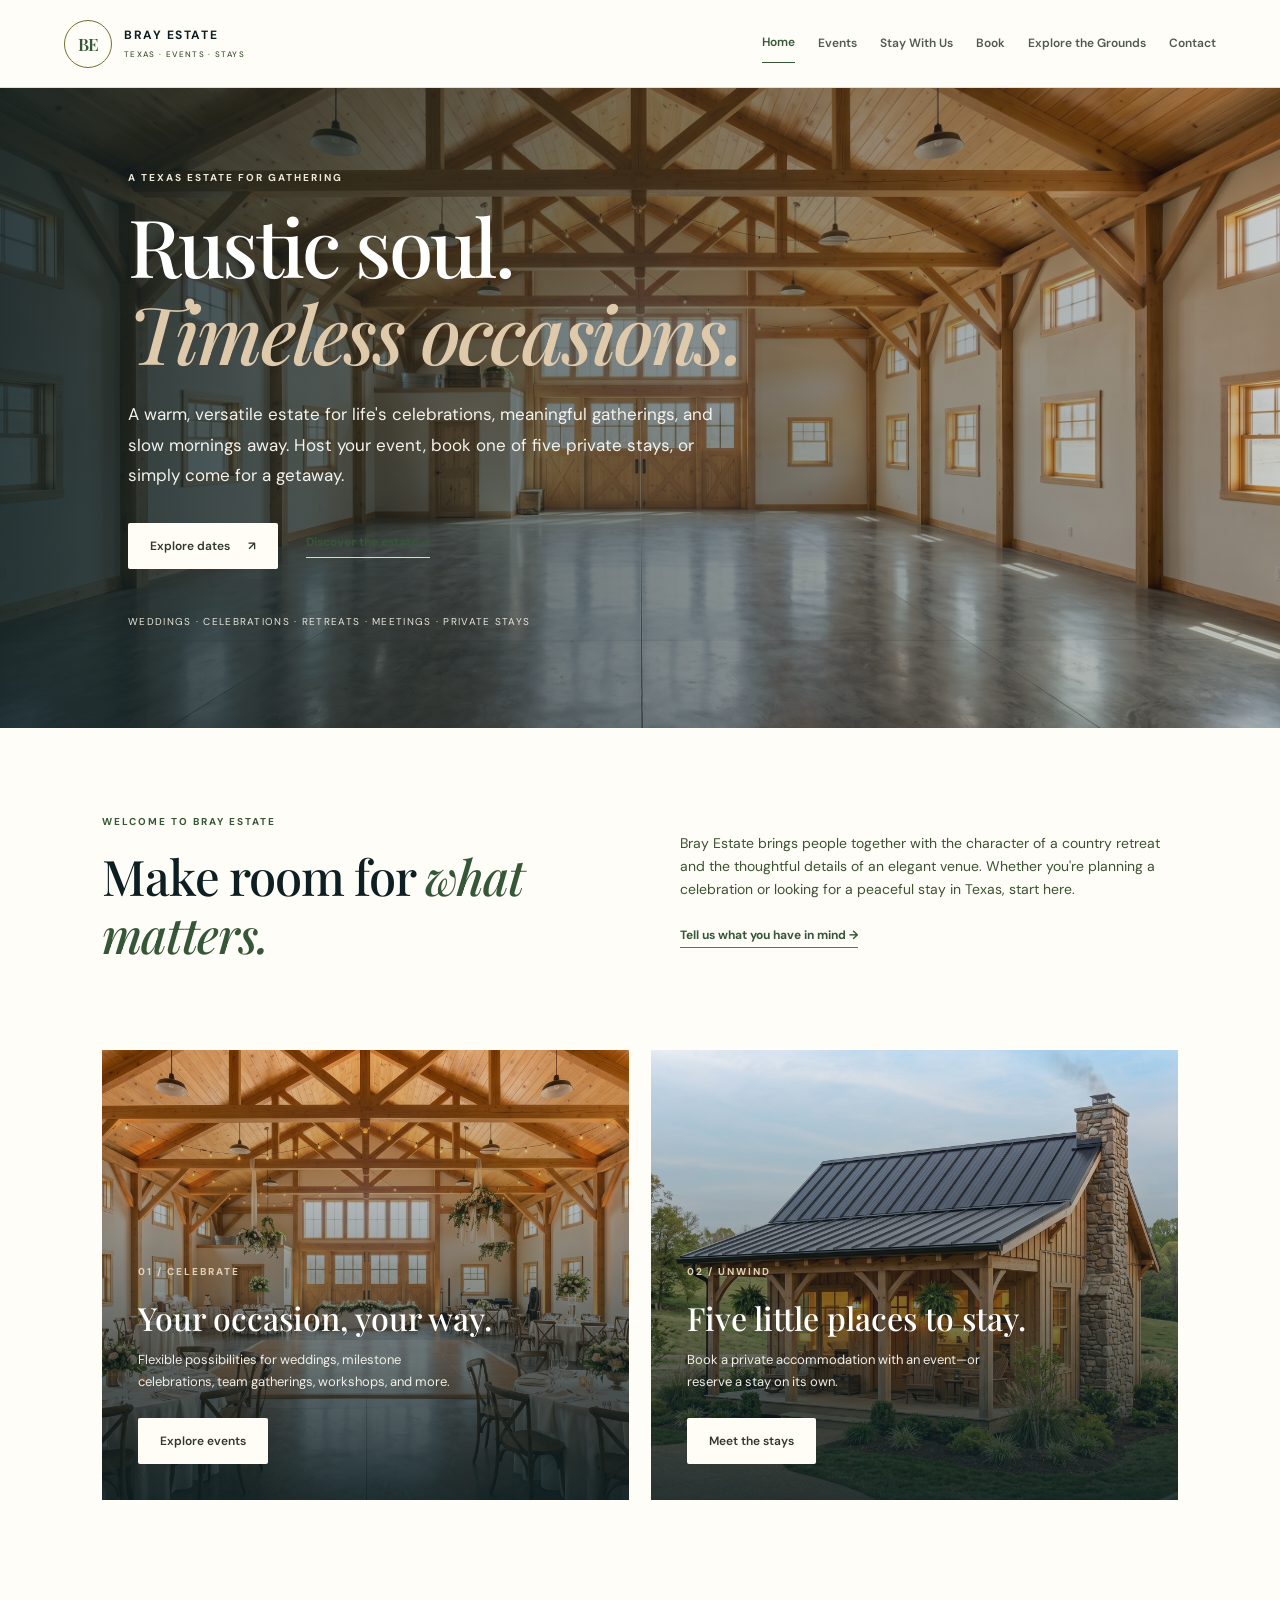
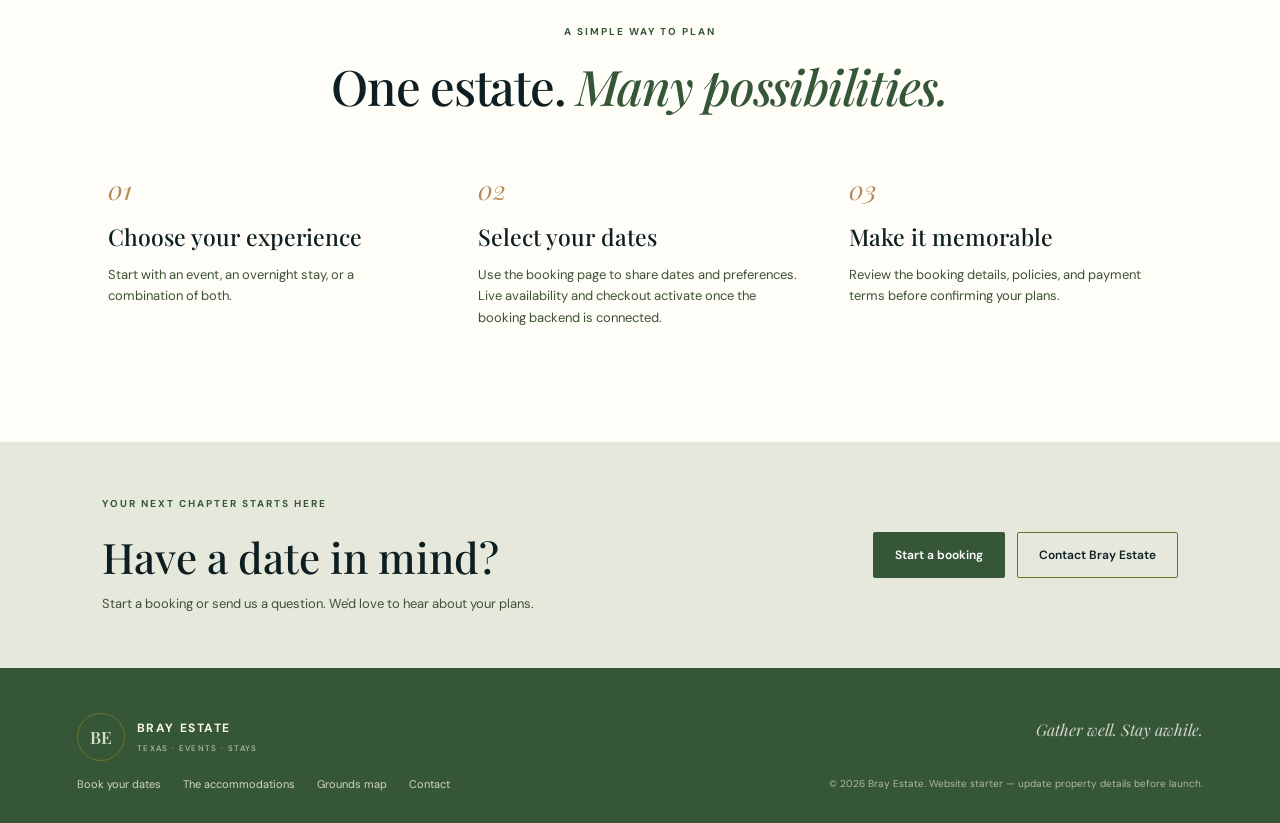
<file: index.html>
<!DOCTYPE html>
<html lang="en">
 <head>
  <meta charset="utf-8"/>
  <meta content="width=device-width, initial-scale=1" name="viewport"/>
  <meta content="Bray Estate &mdash; rustic elegance for Texas events and stays." name="description"/>
  <title>
   Welcome | Bray Estate
  </title>
  <link href="https://fonts.googleapis.com" rel="preconnect"/>
  <link crossorigin="" href="https://fonts.gstatic.com" rel="preconnect"/>
  <link href="https://fonts.googleapis.com/css2?family=DM+Sans:wght@400;500;600;700&amp;family=Playfair+Display:ital,wght@0,500;0,600;0,700;1,500;1,600&amp;display=swap" rel="stylesheet"/>
  <link href="assets/styles.css" rel="stylesheet"/>
  <!-- Shared JavaScript: navigation, forms, and map behavior -->
  <script defer="" src="assets/main.js">
  </script>
 </head>
 <body>
  <!-- Shared site header and navigation -->
  <header class="site-header">
   <a class="brand" href="index.html">
    <span class="brand-mark">
     BE
    </span>
    <span class="brand-name">
     BRAY ESTATE
     <small>
      TEXAS &middot; EVENTS &middot; STAYS
     </small>
    </span>
   </a>
   <button aria-expanded="false" aria-label="Toggle navigation" class="menu-toggle">
    ☰
   </button>
   <nav class="nav">
    <a class="active" href="index.html">
     Home
    </a>
    <a class="" href="events.html">
     Events
    </a>
    <a class="" href="stay.html">
     Stay With Us
    </a>
    <a class="" href="booking.html">
     Book
    </a>
    <a class="" href="map.html">
     Explore the Grounds
    </a>
    <a class="" href="contact.html">
     Contact
    </a>
   </nav>
  </header>
  <main>
   <section class="hero">
    <div class="hero-shade">
    </div>
    <div class="hero-content">
     <p class="eyebrow">
      A TEXAS ESTATE FOR GATHERING
     </p>
     <h1>
      Rustic soul.
      <br/>
      <em>
       Timeless occasions.
      </em>
     </h1>
     <p class="hero-copy">
      A warm, versatile estate for life's celebrations, meaningful gatherings, and slow mornings away. Host your event, book one of five private stays, or simply come for a getaway.
     </p>
     <div class="hero-actions">
      <a class="button button-light" href="booking.html">
       Explore dates
       <span>
        &nearrow;
       </span>
      </a>
      <a class="text-link light-link" href="events.html">
       Discover the estate &rarr;
      </a>
     </div>
     <p class="hero-note">
      Weddings &middot; Celebrations &middot; Retreats &middot; Meetings &middot; Private stays
     </p>
    </div>
   </section>
   <section class="intro section-wrap">
    <div>
     <p class="eyebrow">
      WELCOME TO BRAY ESTATE
     </p>
     <h2>
      Make room for
      <em>
       what matters.
      </em>
     </h2>
    </div>
    <div class="intro-copy">
     <p>
      Bray Estate brings people together with the character of a country retreat and the thoughtful details of an elegant venue. Whether you're planning a celebration or looking for a peaceful stay in Texas, start here.
     </p>
     <a class="text-link" href="contact.html">
      Tell us what you have in mind &rarr;
     </a>
    </div>
   </section>
   <section class="feature-grid section-wrap">
    <article class="feature feature-event">
     <div class="feature-overlay">
      <p class="eyebrow">
       01 / CELEBRATE
      </p>
      <h3>
       Your occasion, your way.
      </h3>
      <p>
       Flexible possibilities for weddings, milestone celebrations, team gatherings, workshops, and more.
      </p>
      <a class="button button-light" href="events.html">
       Explore events
      </a>
     </div>
    </article>
    <article class="feature feature-stay">
     <div class="feature-overlay">
      <p class="eyebrow">
       02 / UNWIND
      </p>
      <h3>
       Five little places to stay.
      </h3>
      <p>
       Book a private accommodation with an event&mdash;or reserve a stay on its own.
      </p>
      <a class="button button-light" href="stay.html">
       Meet the stays
      </a>
     </div>
    </article>
   </section>
   <section class="how section-wrap">
    <div class="section-heading">
     <p class="eyebrow">
      A SIMPLE WAY TO PLAN
     </p>
     <h2>
      One estate.
      <em>
       Many possibilities.
      </em>
     </h2>
    </div>
    <div class="three-cols">
     <article>
      <span class="number">
       01
      </span>
      <h3>
       Choose your experience
      </h3>
      <p>
       Start with an event, an overnight stay, or a combination of both.
      </p>
     </article>
     <article>
      <span class="number">
       02
      </span>
      <h3>
       Select your dates
      </h3>
      <p>
       Use the booking page to share dates and preferences. Live availability and checkout activate once the booking backend is connected.
      </p>
     </article>
     <article>
      <span class="number">
       03
      </span>
      <h3>
       Make it memorable
      </h3>
      <p>
       Review the booking details, policies, and payment terms before confirming your plans.
      </p>
     </article>
    </div>
   </section>
   <section class="cta-band">
    <div>
     <p class="eyebrow">
      YOUR NEXT CHAPTER STARTS HERE
     </p>
     <h2>
      Have a date in mind?
     </h2>
     <p>
      Start a booking or send us a question. We'd love to hear about your plans.
     </p>
    </div>
    <div class="cta-buttons">
     <a class="button button-dark" href="booking.html">
      Start a booking
     </a>
     <a class="button button-outline" href="contact.html">
      Contact Bray Estate
     </a>
    </div>
   </section>
  </main>
  <!-- Shared footer and contact/navigation links -->
  <footer class="footer">
   <a class="brand footer-brand" href="index.html">
    <span class="brand-mark">
     BE
    </span>
    <span class="brand-name">
     BRAY ESTATE
     <small>
      TEXAS &middot; EVENTS &middot; STAYS
     </small>
    </span>
   </a>
   <p class="footer-quote">
    Gather well. Stay awhile.
   </p>
   <div class="footer-links">
    <a href="booking.html">
     Book your dates
    </a>
    <a href="stay.html">
     The accommodations
    </a>
    <a href="map.html">
     Grounds map
    </a>
    <a href="contact.html">
     Contact
    </a>
   </div>
   <small>
    &copy;
    <span data-year="">
    </span>
    Bray Estate. Website starter &mdash; update property details before launch.
   </small>
  </footer>
 </body>
</html>
</file>
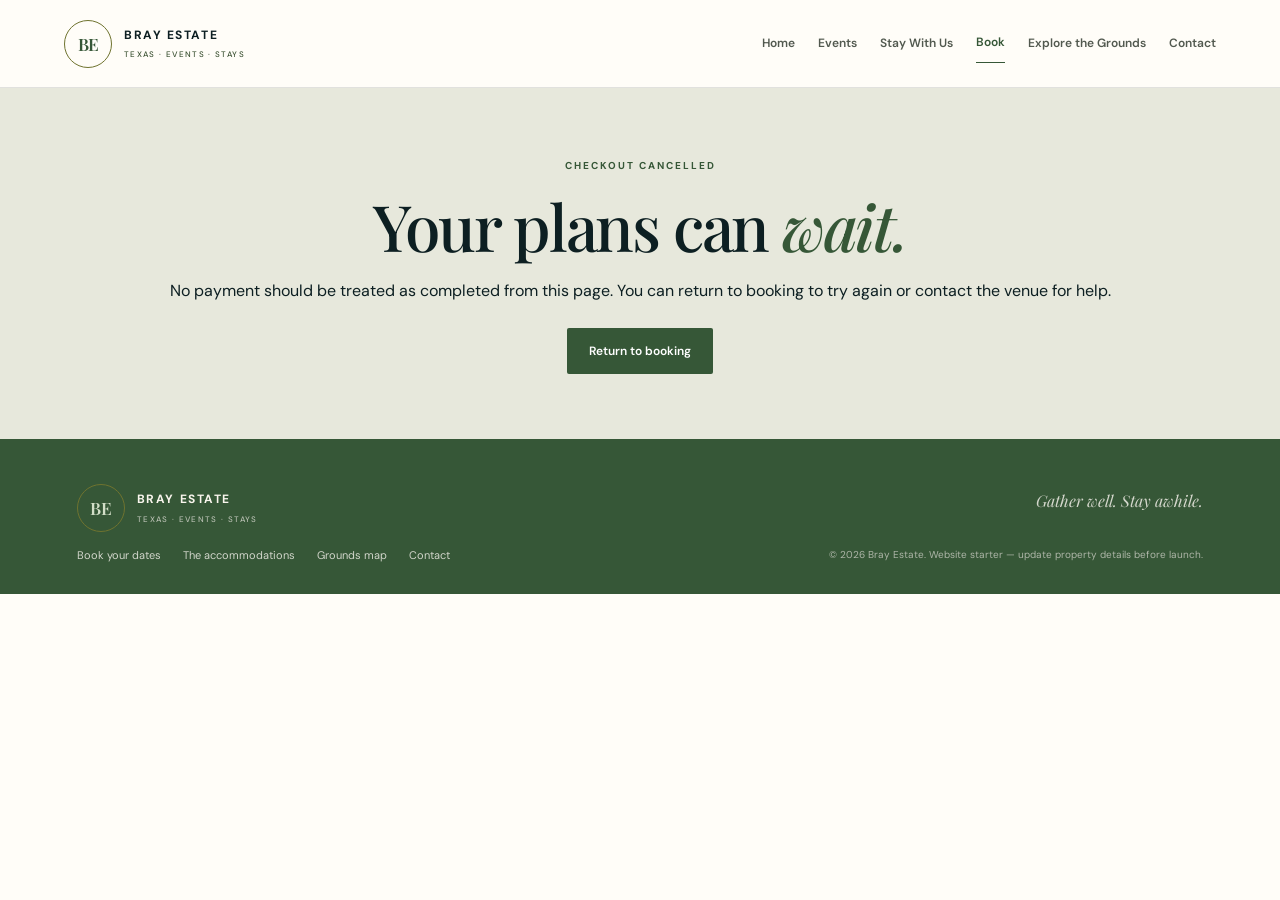
<file: booking-cancelled.html>
<!DOCTYPE html>
<html lang="en">
 <head>
  <meta charset="utf-8"/>
  <meta content="width=device-width, initial-scale=1" name="viewport"/>
  <meta content="Bray Estate &mdash; rustic elegance for Texas events and stays." name="description"/>
  <title>
   Checkout Cancelled | Bray Estate
  </title>
  <link href="https://fonts.googleapis.com" rel="preconnect"/>
  <link crossorigin="" href="https://fonts.gstatic.com" rel="preconnect"/>
  <link href="https://fonts.googleapis.com/css2?family=DM+Sans:wght@400;500;600;700&amp;family=Playfair+Display:ital,wght@0,500;0,600;0,700;1,500;1,600&amp;display=swap" rel="stylesheet"/>
  <link href="assets/styles.css" rel="stylesheet"/>
  <!-- Shared JavaScript: navigation, forms, and map behavior -->
  <script defer="" src="assets/main.js">
  </script>
 </head>
 <body>
  <!-- Shared site header and navigation -->
  <header class="site-header">
   <a class="brand" href="index.html">
    <span class="brand-mark">
     BE
    </span>
    <span class="brand-name">
     BRAY ESTATE
     <small>
      TEXAS &middot; EVENTS &middot; STAYS
     </small>
    </span>
   </a>
   <button aria-expanded="false" aria-label="Toggle navigation" class="menu-toggle">
    ☰
   </button>
   <nav class="nav">
    <a class="" href="index.html">
     Home
    </a>
    <a class="" href="events.html">
     Events
    </a>
    <a class="" href="stay.html">
     Stay With Us
    </a>
    <a class="active" href="booking.html">
     Book
    </a>
    <a class="" href="map.html">
     Explore the Grounds
    </a>
    <a class="" href="contact.html">
     Contact
    </a>
   </nav>
  </header>
  <main>
   <section class="page-hero compact-hero">
    <p class="eyebrow">
     CHECKOUT CANCELLED
    </p>
    <h1>
     Your plans can
     <em>
      wait.
     </em>
    </h1>
    <p>
     No payment should be treated as completed from this page. You can return to booking to try again or contact the venue for help.
    </p>
    <p style="margin-top:24px">
     <a class="button button-dark" href="booking.html">
      Return to booking
     </a>
    </p>
   </section>
  </main>
  <!-- Shared footer and contact/navigation links -->
  <footer class="footer">
   <a class="brand footer-brand" href="index.html">
    <span class="brand-mark">
     BE
    </span>
    <span class="brand-name">
     BRAY ESTATE
     <small>
      TEXAS &middot; EVENTS &middot; STAYS
     </small>
    </span>
   </a>
   <p class="footer-quote">
    Gather well. Stay awhile.
   </p>
   <div class="footer-links">
    <a href="booking.html">
     Book your dates
    </a>
    <a href="stay.html">
     The accommodations
    </a>
    <a href="map.html">
     Grounds map
    </a>
    <a href="contact.html">
     Contact
    </a>
   </div>
   <small>
    &copy;
    <span data-year="">
    </span>
    Bray Estate. Website starter &mdash; update property details before launch.
   </small>
  </footer>
 </body>
</html>
</file>
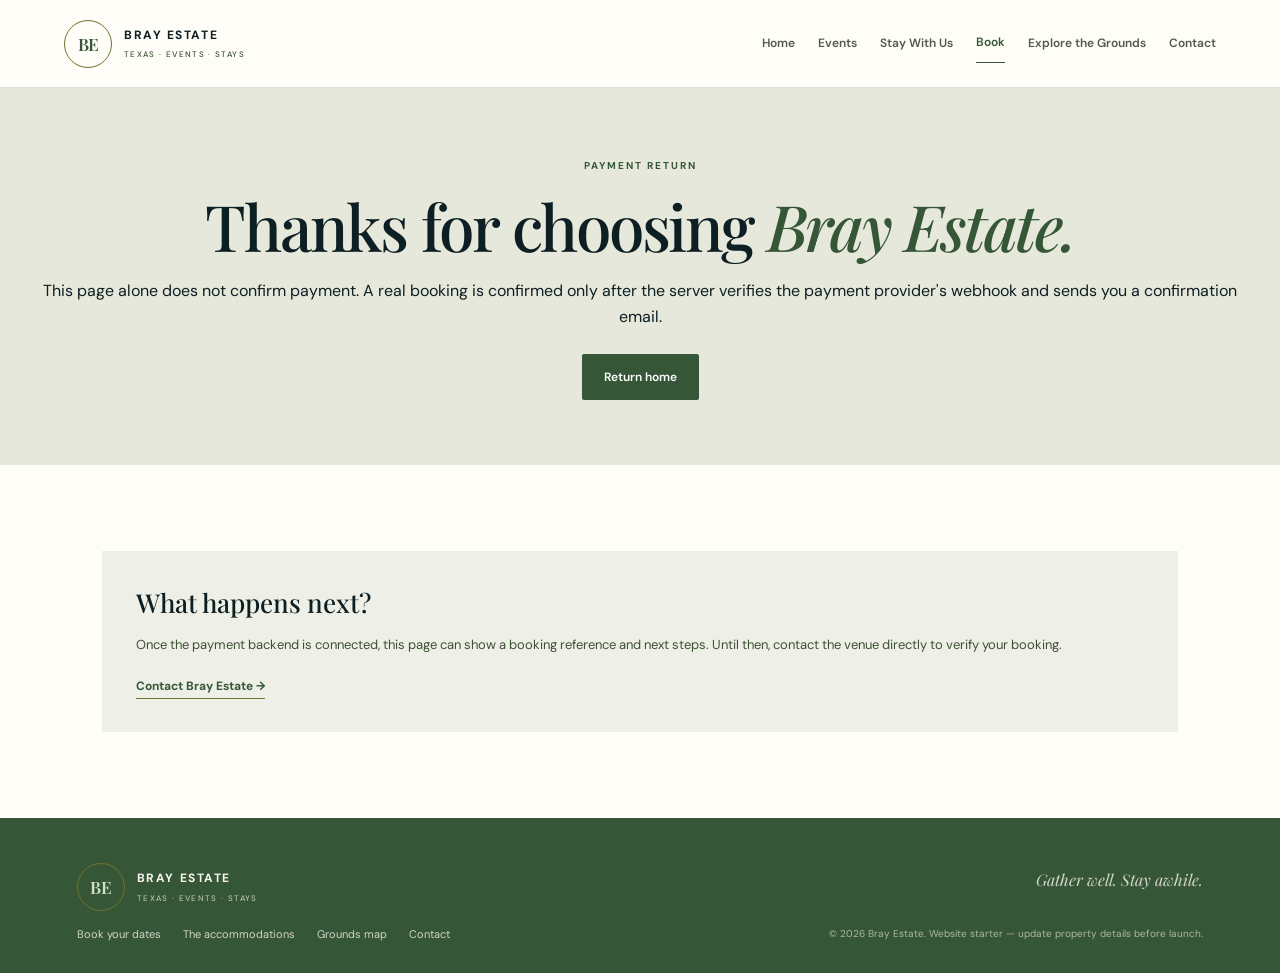
<file: booking-success.html>
<!DOCTYPE html>
<html lang="en">
 <head>
  <meta charset="utf-8"/>
  <meta content="width=device-width, initial-scale=1" name="viewport"/>
  <meta content="Bray Estate &mdash; rustic elegance for Texas events and stays." name="description"/>
  <title>
   Booking Payment Return | Bray Estate
  </title>
  <link href="https://fonts.googleapis.com" rel="preconnect"/>
  <link crossorigin="" href="https://fonts.gstatic.com" rel="preconnect"/>
  <link href="https://fonts.googleapis.com/css2?family=DM+Sans:wght@400;500;600;700&amp;family=Playfair+Display:ital,wght@0,500;0,600;0,700;1,500;1,600&amp;display=swap" rel="stylesheet"/>
  <link href="assets/styles.css" rel="stylesheet"/>
  <!-- Shared JavaScript: navigation, forms, and map behavior -->
  <script defer="" src="assets/main.js">
  </script>
 </head>
 <body>
  <!-- Shared site header and navigation -->
  <header class="site-header">
   <a class="brand" href="index.html">
    <span class="brand-mark">
     BE
    </span>
    <span class="brand-name">
     BRAY ESTATE
     <small>
      TEXAS &middot; EVENTS &middot; STAYS
     </small>
    </span>
   </a>
   <button aria-expanded="false" aria-label="Toggle navigation" class="menu-toggle">
    ☰
   </button>
   <nav class="nav">
    <a class="" href="index.html">
     Home
    </a>
    <a class="" href="events.html">
     Events
    </a>
    <a class="" href="stay.html">
     Stay With Us
    </a>
    <a class="active" href="booking.html">
     Book
    </a>
    <a class="" href="map.html">
     Explore the Grounds
    </a>
    <a class="" href="contact.html">
     Contact
    </a>
   </nav>
  </header>
  <main>
   <section class="page-hero compact-hero">
    <p class="eyebrow">
     PAYMENT RETURN
    </p>
    <h1>
     Thanks for choosing
     <em>
      Bray Estate.
     </em>
    </h1>
    <p>
     This page alone does not confirm payment. A real booking is confirmed only after the server verifies the payment provider's webhook and sends you a confirmation email.
    </p>
    <p style="margin-top:24px">
     <a class="button button-dark" href="index.html">
      Return home
     </a>
    </p>
   </section>
   <section class="section-wrap">
    <div class="info-card">
     <h3>
      What happens next?
     </h3>
     <p>
      Once the payment backend is connected, this page can show a booking reference and next steps. Until then, contact the venue directly to verify your booking.
     </p>
     <a class="text-link" href="contact.html">
      Contact Bray Estate &rarr;
     </a>
    </div>
   </section>
  </main>
  <!-- Shared footer and contact/navigation links -->
  <footer class="footer">
   <a class="brand footer-brand" href="index.html">
    <span class="brand-mark">
     BE
    </span>
    <span class="brand-name">
     BRAY ESTATE
     <small>
      TEXAS &middot; EVENTS &middot; STAYS
     </small>
    </span>
   </a>
   <p class="footer-quote">
    Gather well. Stay awhile.
   </p>
   <div class="footer-links">
    <a href="booking.html">
     Book your dates
    </a>
    <a href="stay.html">
     The accommodations
    </a>
    <a href="map.html">
     Grounds map
    </a>
    <a href="contact.html">
     Contact
    </a>
   </div>
   <small>
    &copy;
    <span data-year="">
    </span>
    Bray Estate. Website starter &mdash; update property details before launch.
   </small>
  </footer>
 </body>
</html>
</file>
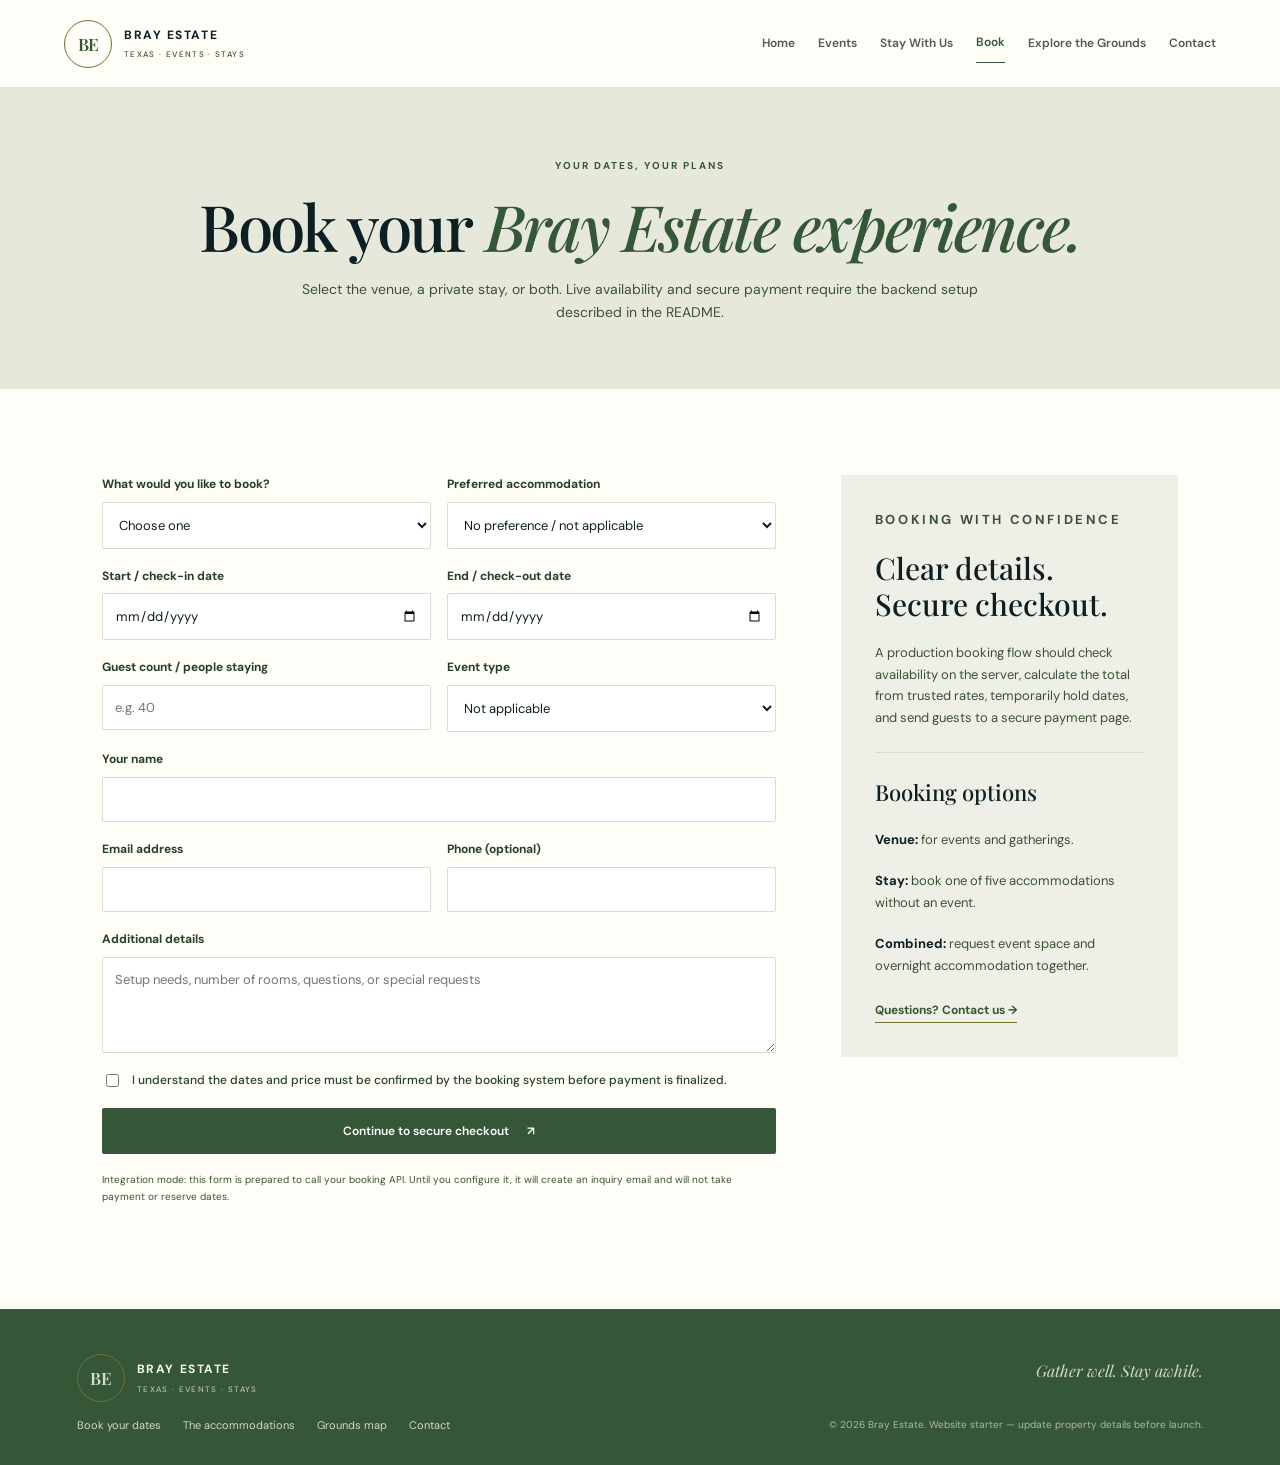
<file: booking.html>
<!DOCTYPE html>
<html lang="en">
 <head>
  <meta charset="utf-8"/>
  <meta content="width=device-width, initial-scale=1" name="viewport"/>
  <meta content="Bray Estate &mdash; rustic elegance for Texas events and stays." name="description"/>
  <title>
   Booking | Bray Estate
  </title>
  <link href="https://fonts.googleapis.com" rel="preconnect"/>
  <link crossorigin="" href="https://fonts.gstatic.com" rel="preconnect"/>
  <link href="https://fonts.googleapis.com/css2?family=DM+Sans:wght@400;500;600;700&amp;family=Playfair+Display:ital,wght@0,500;0,600;0,700;1,500;1,600&amp;display=swap" rel="stylesheet"/>
  <link href="assets/styles.css" rel="stylesheet"/>
  <!-- Shared JavaScript: navigation, forms, and map behavior -->
  <script defer="" src="assets/main.js">
  </script>
 </head>
 <body>
  <!-- Shared site header and navigation -->
  <header class="site-header">
   <a class="brand" href="index.html">
    <span class="brand-mark">
     BE
    </span>
    <span class="brand-name">
     BRAY ESTATE
     <small>
      TEXAS &middot; EVENTS &middot; STAYS
     </small>
    </span>
   </a>
   <button aria-expanded="false" aria-label="Toggle navigation" class="menu-toggle">
    ☰
   </button>
   <nav class="nav">
    <a class="" href="index.html">
     Home
    </a>
    <a class="" href="events.html">
     Events
    </a>
    <a class="" href="stay.html">
     Stay With Us
    </a>
    <a class="active" href="booking.html">
     Book
    </a>
    <a class="" href="map.html">
     Explore the Grounds
    </a>
    <a class="" href="contact.html">
     Contact
    </a>
   </nav>
  </header>
  <main>
   <section class="page-hero compact-hero">
    <p class="eyebrow">
     YOUR DATES, YOUR PLANS
    </p>
    <h1>
     Book your
     <em>
      Bray Estate experience.
     </em>
    </h1>
    <p>
     Select the venue, a private stay, or both. Live availability and secure payment require the backend setup described in the README.
    </p>
   </section>
   <section class="section-wrap form-layout">
    <div class="form-main">
     <form class="site-form" id="bookingForm">
      <div class="form-row">
       <label for="bookingType">
        What would you like to book?
        <select id="bookingType" name="bookingType" required="">
         <option value="">
          Choose one
         </option>
         <option value="event">
          Event venue
         </option>
         <option value="stay">
          Accommodation only
         </option>
         <option value="both">
          Event + accommodation
         </option>
        </select>
       </label>
       <label for="unit">
        Preferred accommodation
        <select id="unit" name="unit">
         <option value="">
          No preference / not applicable
         </option>
         <option>
          The Oak
         </option>
         <option>
          The Meadow
         </option>
         <option>
          The Nest
         </option>
         <option>
          The Garden
         </option>
         <option>
          The Loft
         </option>
        </select>
       </label>
      </div>
      <div class="form-row">
       <label for="startDate">
        Start / check-in date
        <input id="startDate" name="startDate" required="" type="date"/>
       </label>
       <label for="endDate">
        End / check-out date
        <input id="endDate" name="endDate" required="" type="date"/>
       </label>
      </div>
      <div class="form-row">
       <label for="guests">
        Guest count / people staying
        <input id="guests" max="500" min="1" name="guests" placeholder="e.g. 40" required="" type="number"/>
       </label>
       <label for="eventType">
        Event type
        <select id="eventType" name="eventType">
         <option value="">
          Not applicable
         </option>
         <option>
          Wedding or ceremony
         </option>
         <option>
          Birthday or celebration
         </option>
         <option>
          Family reunion
         </option>
         <option>
          Retreat or meeting
         </option>
         <option>
          Workshop or class
         </option>
         <option>
          Other
         </option>
        </select>
       </label>
      </div>
      <label for="name">
       Your name
       <input autocomplete="name" id="name" name="name" required=""/>
      </label>
      <div class="form-row">
       <label for="email">
        Email address
        <input autocomplete="email" id="email" name="email" required="" type="email"/>
       </label>
       <label for="phone">
        Phone (optional)
        <input autocomplete="tel" id="phone" name="phone" type="tel"/>
       </label>
      </div>
      <label for="notes">
       Additional details
       <textarea id="notes" name="notes" placeholder="Setup needs, number of rooms, questions, or special requests" rows="4"></textarea>
      </label>
      <label class="checkbox-label">
       <input id="policy" required="" type="checkbox"/>
       I understand the dates and price must be confirmed by the booking system before payment is finalized.
      </label>
      <button class="button button-dark" type="submit">
       Continue to secure checkout
       <span>
        &nearrow;
       </span>
      </button>
      <p class="form-note">
       Integration mode: this form is prepared to call your booking API. Until you configure it, it will create an inquiry email and will not take payment or reserve dates.
      </p>
      <div aria-live="polite" class="form-status" id="bookingStatus" role="status">
      </div>
     </form>
    </div>
    <aside class="form-aside">
     <p class="eyebrow">
      BOOKING WITH CONFIDENCE
     </p>
     <h2>
      Clear details. Secure checkout.
     </h2>
     <p>
      A production booking flow should check availability on the server, calculate the total from trusted rates, temporarily hold dates, and send guests to a secure payment page.
     </p>
     <hr/>
     <h3>
      Booking options
     </h3>
     <p>
      <strong>
       Venue:
      </strong>
      for events and gatherings.
     </p>
     <p>
      <strong>
       Stay:
      </strong>
      book one of five accommodations without an event.
     </p>
     <p>
      <strong>
       Combined:
      </strong>
      request event space and overnight accommodation together.
     </p>
     <a class="text-link" href="contact.html">
      Questions? Contact us &rarr;
     </a>
    </aside>
   </section>
  </main>
  <!-- Shared footer and contact/navigation links -->
  <footer class="footer">
   <a class="brand footer-brand" href="index.html">
    <span class="brand-mark">
     BE
    </span>
    <span class="brand-name">
     BRAY ESTATE
     <small>
      TEXAS &middot; EVENTS &middot; STAYS
     </small>
    </span>
   </a>
   <p class="footer-quote">
    Gather well. Stay awhile.
   </p>
   <div class="footer-links">
    <a href="booking.html">
     Book your dates
    </a>
    <a href="stay.html">
     The accommodations
    </a>
    <a href="map.html">
     Grounds map
    </a>
    <a href="contact.html">
     Contact
    </a>
   </div>
   <small>
    &copy;
    <span data-year="">
    </span>
    Bray Estate. Website starter &mdash; update property details before launch.
   </small>
  </footer>
 </body>
</html>
</file>
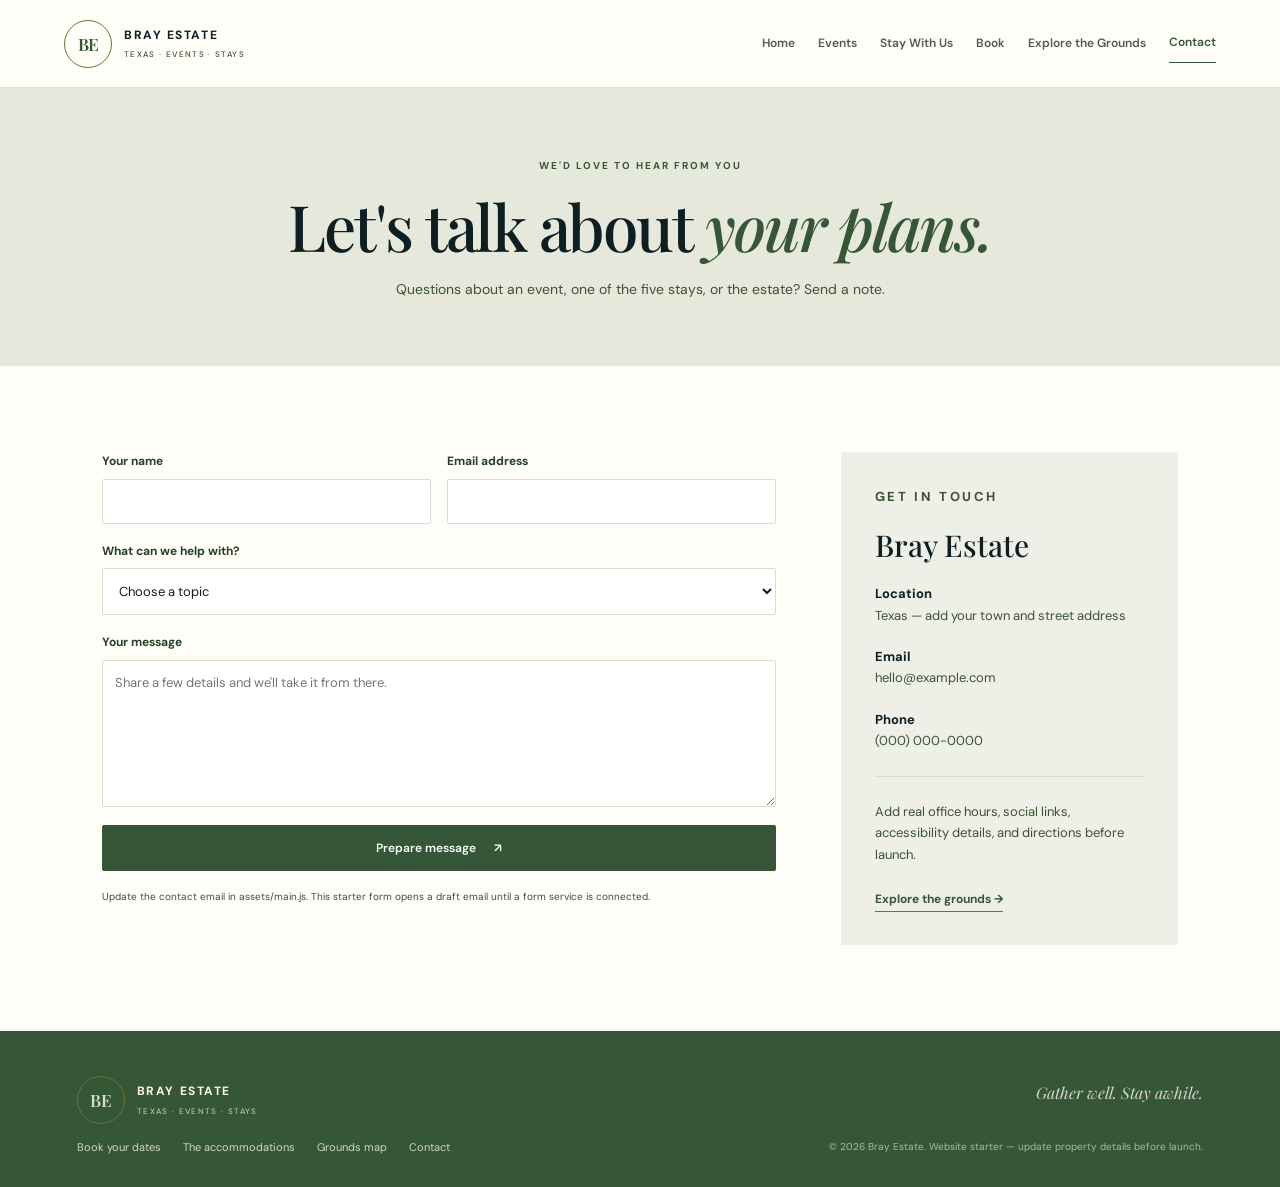
<file: contact.html>
<!DOCTYPE html>
<html lang="en">
 <head>
  <meta charset="utf-8"/>
  <meta content="width=device-width, initial-scale=1" name="viewport"/>
  <meta content="Bray Estate &mdash; rustic elegance for Texas events and stays." name="description"/>
  <title>
   Contact | Bray Estate
  </title>
  <link href="https://fonts.googleapis.com" rel="preconnect"/>
  <link crossorigin="" href="https://fonts.gstatic.com" rel="preconnect"/>
  <link href="https://fonts.googleapis.com/css2?family=DM+Sans:wght@400;500;600;700&amp;family=Playfair+Display:ital,wght@0,500;0,600;0,700;1,500;1,600&amp;display=swap" rel="stylesheet"/>
  <link href="assets/styles.css" rel="stylesheet"/>
  <!-- Shared JavaScript: navigation, forms, and map behavior -->
  <script defer="" src="assets/main.js">
  </script>
 </head>
 <body>
  <!-- Shared site header and navigation -->
  <header class="site-header">
   <a class="brand" href="index.html">
    <span class="brand-mark">
     BE
    </span>
    <span class="brand-name">
     BRAY ESTATE
     <small>
      TEXAS &middot; EVENTS &middot; STAYS
     </small>
    </span>
   </a>
   <button aria-expanded="false" aria-label="Toggle navigation" class="menu-toggle">
    ☰
   </button>
   <nav class="nav">
    <a class="" href="index.html">
     Home
    </a>
    <a class="" href="events.html">
     Events
    </a>
    <a class="" href="stay.html">
     Stay With Us
    </a>
    <a class="" href="booking.html">
     Book
    </a>
    <a class="" href="map.html">
     Explore the Grounds
    </a>
    <a class="active" href="contact.html">
     Contact
    </a>
   </nav>
  </header>
  <main>
   <section class="page-hero compact-hero">
    <p class="eyebrow">
     WE'D LOVE TO HEAR FROM YOU
    </p>
    <h1>
     Let's talk about
     <em>
      your plans.
     </em>
    </h1>
    <p>
     Questions about an event, one of the five stays, or the estate? Send a note.
    </p>
   </section>
   <section class="section-wrap form-layout">
    <div class="form-main">
     <form class="site-form" data-mail-form="" data-subject="Contact message &mdash; Bray Estate" id="contactForm">
      <div class="form-row">
       <label for="name">
        Your name
        <input autocomplete="name" id="name" name="Name" required=""/>
       </label>
       <label for="email">
        Email address
        <input autocomplete="email" id="email" name="Email" required="" type="email"/>
       </label>
      </div>
      <label for="topic">
       What can we help with?
       <select id="topic" name="Topic" required="">
        <option value="">
         Choose a topic
        </option>
        <option>
         Event inquiry
        </option>
        <option>
         Accommodation booking
        </option>
        <option>
         Event + accommodation
        </option>
        <option>
         Venue information
        </option>
        <option>
         Other question
        </option>
       </select>
      </label>
      <label for="message">
       Your message
       <textarea id="message" name="Message" placeholder="Share a few details and we'll take it from there." required="" rows="7"></textarea>
      </label>
      <button class="button button-dark" type="submit">
       Prepare message
       <span>
        &nearrow;
       </span>
      </button>
      <p class="form-note">
       Update the contact email in assets/main.js. This starter form opens a draft email until a form service is connected.
      </p>
      <div aria-live="polite" class="form-status" role="status">
      </div>
     </form>
    </div>
    <aside class="form-aside">
     <p class="eyebrow">
      GET IN TOUCH
     </p>
     <h2>
      Bray Estate
     </h2>
     <p>
      <strong>
       Location
      </strong>
      <br/>
      Texas &mdash; add your town and street address
     </p>
     <p>
      <strong>
       Email
      </strong>
      <br/>
      <a data-venue-email-link="" href="mailto:hello@example.com">
       <span data-venue-email="">
        hello@example.com
       </span>
      </a>
     </p>
     <p>
      <strong>
       Phone
      </strong>
      <br/>
      <a data-venue-phone="" href="tel:+10000000000">
       <span data-venue-phone-text"="">
        (000) 000-0000
       </span>
      </a>
     </p>
     <hr/>
     <p class="muted">
      Add real office hours, social links, accessibility details, and directions before launch.
     </p>
     <a class="text-link" href="map.html">
      Explore the grounds &rarr;
     </a>
    </aside>
   </section>
  </main>
  <!-- Shared footer and contact/navigation links -->
  <footer class="footer">
   <a class="brand footer-brand" href="index.html">
    <span class="brand-mark">
     BE
    </span>
    <span class="brand-name">
     BRAY ESTATE
     <small>
      TEXAS &middot; EVENTS &middot; STAYS
     </small>
    </span>
   </a>
   <p class="footer-quote">
    Gather well. Stay awhile.
   </p>
   <div class="footer-links">
    <a href="booking.html">
     Book your dates
    </a>
    <a href="stay.html">
     The accommodations
    </a>
    <a href="map.html">
     Grounds map
    </a>
    <a href="contact.html">
     Contact
    </a>
   </div>
   <small>
    &copy;
    <span data-year="">
    </span>
    Bray Estate. Website starter &mdash; update property details before launch.
   </small>
  </footer>
 </body>
</html>
</file>
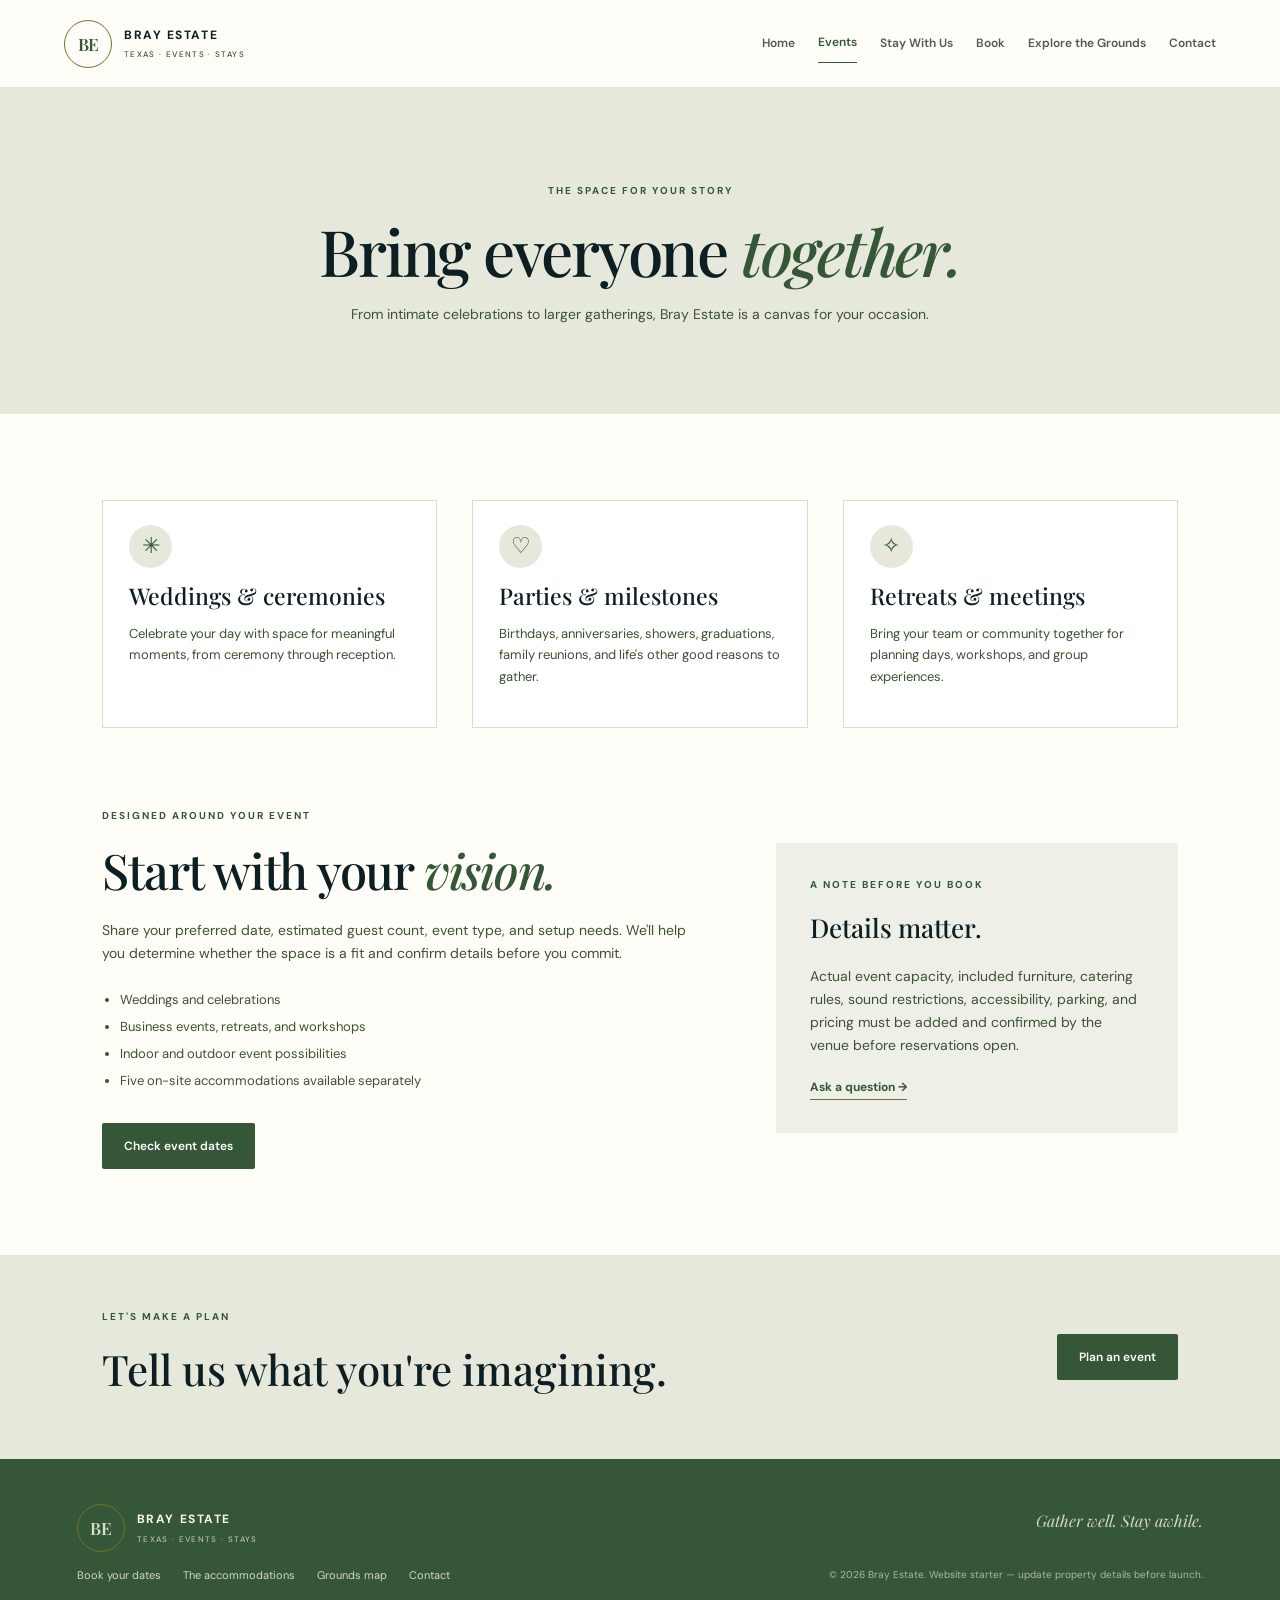
<file: events.html>
<!DOCTYPE html>
<html lang="en">
 <head>
  <meta charset="utf-8"/>
  <meta content="width=device-width, initial-scale=1" name="viewport"/>
  <meta content="Bray Estate &mdash; rustic elegance for Texas events and stays." name="description"/>
  <title>
   Events | Bray Estate
  </title>
  <link href="https://fonts.googleapis.com" rel="preconnect"/>
  <link crossorigin="" href="https://fonts.gstatic.com" rel="preconnect"/>
  <link href="https://fonts.googleapis.com/css2?family=DM+Sans:wght@400;500;600;700&amp;family=Playfair+Display:ital,wght@0,500;0,600;0,700;1,500;1,600&amp;display=swap" rel="stylesheet"/>
  <link href="assets/styles.css" rel="stylesheet"/>
  <!-- Shared JavaScript: navigation, forms, and map behavior -->
  <script defer="" src="assets/main.js">
  </script>
 </head>
 <body>
  <!-- Shared site header and navigation -->
  <header class="site-header">
   <a class="brand" href="index.html">
    <span class="brand-mark">
     BE
    </span>
    <span class="brand-name">
     BRAY ESTATE
     <small>
      TEXAS &middot; EVENTS &middot; STAYS
     </small>
    </span>
   </a>
   <button aria-expanded="false" aria-label="Toggle navigation" class="menu-toggle">
    ☰
   </button>
   <nav class="nav">
    <a class="" href="index.html">
     Home
    </a>
    <a class="active" href="events.html">
     Events
    </a>
    <a class="" href="stay.html">
     Stay With Us
    </a>
    <a class="" href="booking.html">
     Book
    </a>
    <a class="" href="map.html">
     Explore the Grounds
    </a>
    <a class="" href="contact.html">
     Contact
    </a>
   </nav>
  </header>
  <main>
   <section class="page-hero">
    <p class="eyebrow">
     THE SPACE FOR YOUR STORY
    </p>
    <h1>
     Bring everyone
     <em>
      together.
     </em>
    </h1>
    <p>
     From intimate celebrations to larger gatherings, Bray Estate is a canvas for your occasion.
    </p>
   </section>
   <section class="section-wrap">
    <div class="three-cols event-types">
     <article>
      <div class="icon-round">
       ✳
      </div>
      <h3>
       Weddings &amp; ceremonies
      </h3>
      <p>
       Celebrate your day with space for meaningful moments, from ceremony through reception.
      </p>
     </article>
     <article>
      <div class="icon-round">
       ♡
      </div>
      <h3>
       Parties &amp; milestones
      </h3>
      <p>
       Birthdays, anniversaries, showers, graduations, family reunions, and life's other good reasons to gather.
      </p>
     </article>
     <article>
      <div class="icon-round">
       ✧
      </div>
      <h3>
       Retreats &amp; meetings
      </h3>
      <p>
       Bring your team or community together for planning days, workshops, and group experiences.
      </p>
     </article>
    </div>
    <div class="split-panel">
     <div>
      <p class="eyebrow">
       DESIGNED AROUND YOUR EVENT
      </p>
      <h2>
       Start with your
       <em>
        vision.
       </em>
      </h2>
      <p>
       Share your preferred date, estimated guest count, event type, and setup needs. We'll help you determine whether the space is a fit and confirm details before you commit.
      </p>
      <ul class="check-list">
       <li>
        Weddings and celebrations
       </li>
       <li>
        Business events, retreats, and workshops
       </li>
       <li>
        Indoor and outdoor event possibilities
       </li>
       <li>
        Five on-site accommodations available separately
       </li>
      </ul>
      <a class="button button-dark" href="booking.html?type=event">
       Check event dates
      </a>
     </div>
     <div class="info-card">
      <p class="eyebrow">
       A NOTE BEFORE YOU BOOK
      </p>
      <h3>
       Details matter.
      </h3>
      <p>
       Actual event capacity, included furniture, catering rules, sound restrictions, accessibility, parking, and pricing must be added and confirmed by the venue before reservations open.
      </p>
      <a class="text-link" href="contact.html">
       Ask a question &rarr;
      </a>
     </div>
    </div>
   </section>
   <section class="cta-band">
    <div>
     <p class="eyebrow">
      LET'S MAKE A PLAN
     </p>
     <h2>
      Tell us what you're imagining.
     </h2>
    </div>
    <a class="button button-dark" href="booking.html?type=event">
     Plan an event
    </a>
   </section>
  </main>
  <!-- Shared footer and contact/navigation links -->
  <footer class="footer">
   <a class="brand footer-brand" href="index.html">
    <span class="brand-mark">
     BE
    </span>
    <span class="brand-name">
     BRAY ESTATE
     <small>
      TEXAS &middot; EVENTS &middot; STAYS
     </small>
    </span>
   </a>
   <p class="footer-quote">
    Gather well. Stay awhile.
   </p>
   <div class="footer-links">
    <a href="booking.html">
     Book your dates
    </a>
    <a href="stay.html">
     The accommodations
    </a>
    <a href="map.html">
     Grounds map
    </a>
    <a href="contact.html">
     Contact
    </a>
   </div>
   <small>
    &copy;
    <span data-year="">
    </span>
    Bray Estate. Website starter &mdash; update property details before launch.
   </small>
  </footer>
 </body>
</html>
</file>
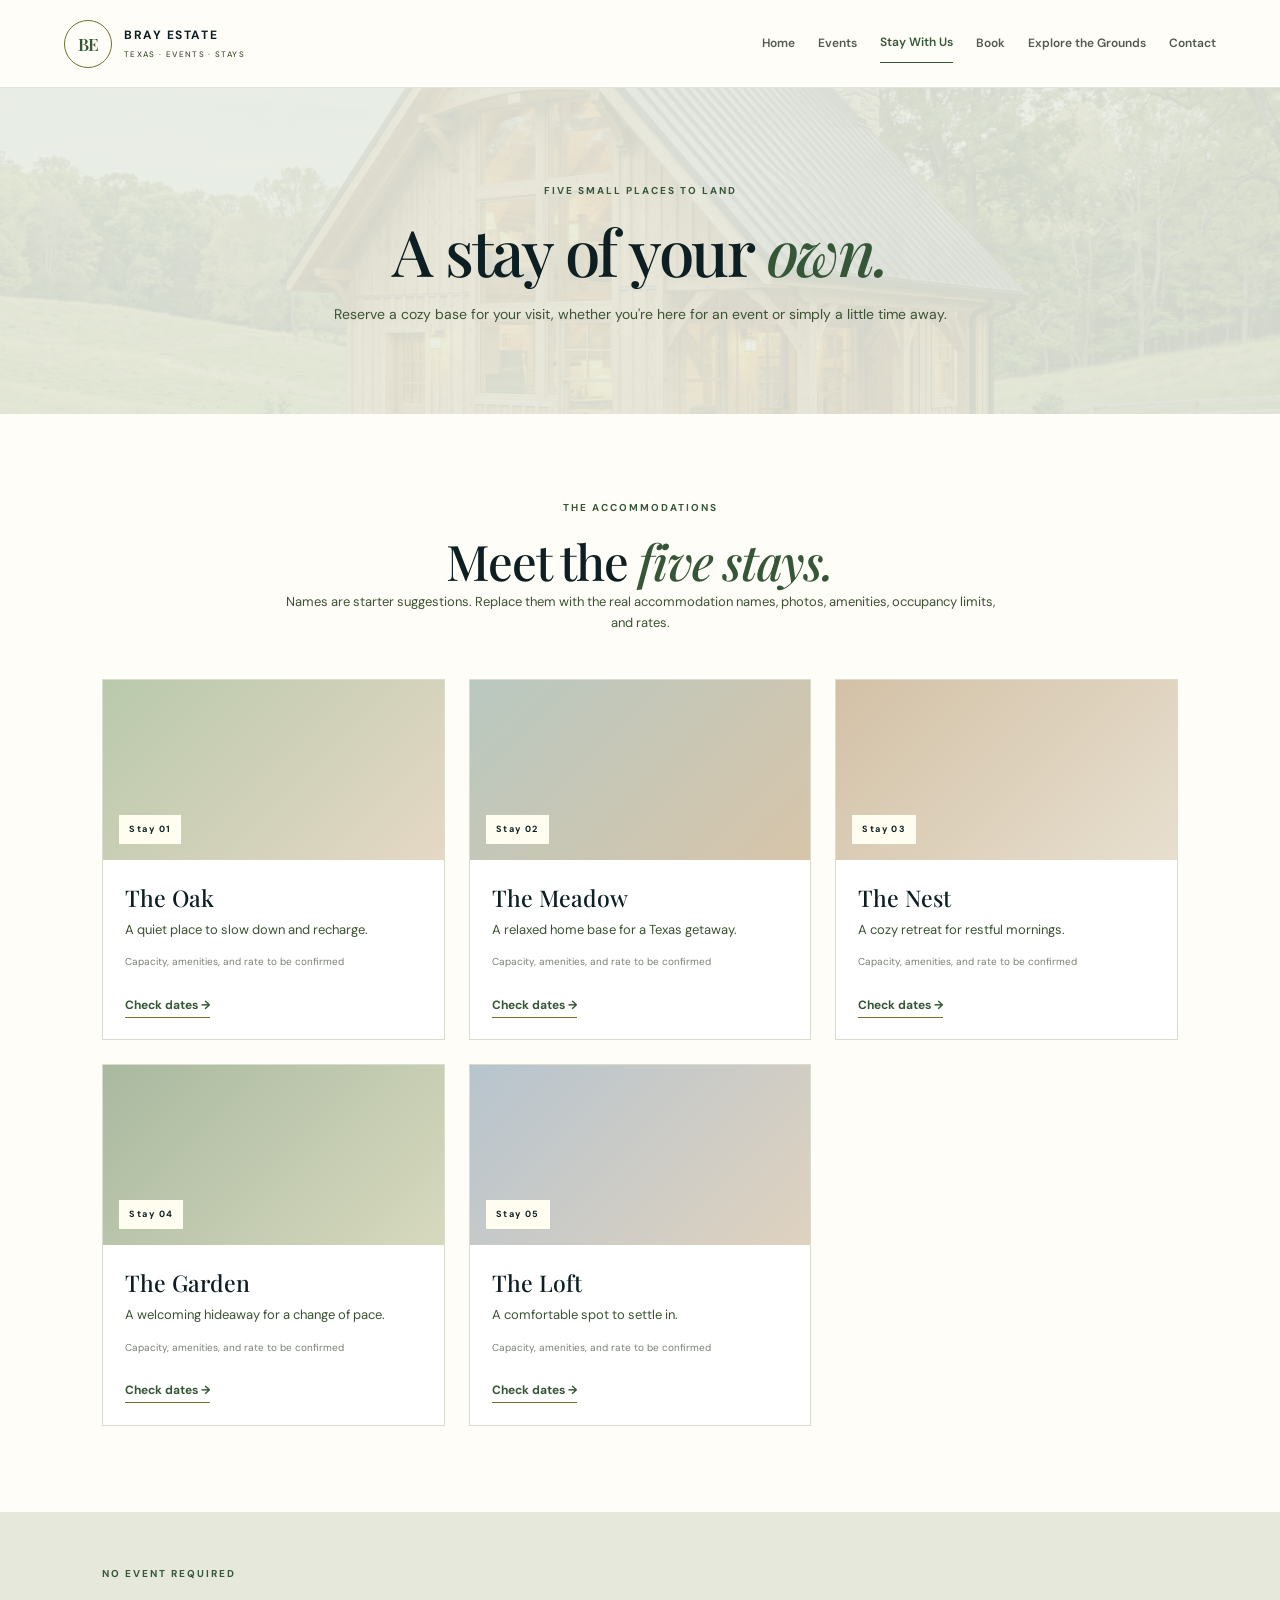
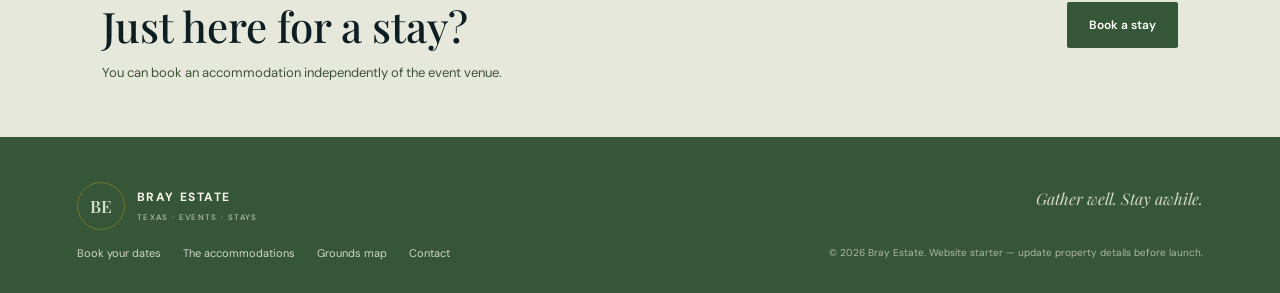
<file: stay.html>
<!DOCTYPE html>
<html lang="en">
 <head>
  <meta charset="utf-8"/>
  <meta content="width=device-width, initial-scale=1" name="viewport"/>
  <meta content="Bray Estate &mdash; rustic elegance for Texas events and stays." name="description"/>
  <title>
   Stay With Us | Bray Estate
  </title>
  <link href="https://fonts.googleapis.com" rel="preconnect"/>
  <link crossorigin="" href="https://fonts.gstatic.com" rel="preconnect"/>
  <link href="https://fonts.googleapis.com/css2?family=DM+Sans:wght@400;500;600;700&amp;family=Playfair+Display:ital,wght@0,500;0,600;0,700;1,500;1,600&amp;display=swap" rel="stylesheet"/>
  <link href="assets/styles.css" rel="stylesheet"/>
  <!-- Shared JavaScript: navigation, forms, and map behavior -->
  <script defer="" src="assets/main.js">
  </script>
 </head>
 <body>
  <!-- Shared site header and navigation -->
  <header class="site-header">
   <a class="brand" href="index.html">
    <span class="brand-mark">
     BE
    </span>
    <span class="brand-name">
     BRAY ESTATE
     <small>
      TEXAS &middot; EVENTS &middot; STAYS
     </small>
    </span>
   </a>
   <button aria-expanded="false" aria-label="Toggle navigation" class="menu-toggle">
    ☰
   </button>
   <nav class="nav">
    <a class="" href="index.html">
     Home
    </a>
    <a class="" href="events.html">
     Events
    </a>
    <a class="active" href="stay.html">
     Stay With Us
    </a>
    <a class="" href="booking.html">
     Book
    </a>
    <a class="" href="map.html">
     Explore the Grounds
    </a>
    <a class="" href="contact.html">
     Contact
    </a>
   </nav>
  </header>
  <main>
   <section class="page-hero stay-hero">
    <p class="eyebrow">
     FIVE SMALL PLACES TO LAND
    </p>
    <h1>
     A stay of your
     <em>
      own.
     </em>
    </h1>
    <p>
     Reserve a cozy base for your visit, whether you're here for an event or simply a little time away.
    </p>
   </section>
   <section class="section-wrap">
    <div class="section-heading">
     <p class="eyebrow">
      THE ACCOMMODATIONS
     </p>
     <h2>
      Meet the
      <em>
       five stays.
      </em>
     </h2>
     <p class="muted">
      Names are starter suggestions. Replace them with the real accommodation names, photos, amenities, occupancy limits, and rates.
     </p>
    </div>
    <div class="stay-grid">
     <article class="stay-card">
      <div class="stay-art art-1">
       <span>
        Stay 01
       </span>
      </div>
      <div class="stay-card-body">
       <h3>
        The Oak
       </h3>
       <p>
        A quiet place to slow down and recharge.
       </p>
       <div class="meta">
        Capacity, amenities, and rate to be confirmed
       </div>
       <a class="text-link" href="booking.html?type=stay&amp;unit=The%20Oak">
        Check dates &rarr;
       </a>
      </div>
     </article>
     <article class="stay-card">
      <div class="stay-art art-2">
       <span>
        Stay 02
       </span>
      </div>
      <div class="stay-card-body">
       <h3>
        The Meadow
       </h3>
       <p>
        A relaxed home base for a Texas getaway.
       </p>
       <div class="meta">
        Capacity, amenities, and rate to be confirmed
       </div>
       <a class="text-link" href="booking.html?type=stay&amp;unit=The%20Meadow">
        Check dates &rarr;
       </a>
      </div>
     </article>
     <article class="stay-card">
      <div class="stay-art art-3">
       <span>
        Stay 03
       </span>
      </div>
      <div class="stay-card-body">
       <h3>
        The Nest
       </h3>
       <p>
        A cozy retreat for restful mornings.
       </p>
       <div class="meta">
        Capacity, amenities, and rate to be confirmed
       </div>
       <a class="text-link" href="booking.html?type=stay&amp;unit=The%20Nest">
        Check dates &rarr;
       </a>
      </div>
     </article>
     <article class="stay-card">
      <div class="stay-art art-4">
       <span>
        Stay 04
       </span>
      </div>
      <div class="stay-card-body">
       <h3>
        The Garden
       </h3>
       <p>
        A welcoming hideaway for a change of pace.
       </p>
       <div class="meta">
        Capacity, amenities, and rate to be confirmed
       </div>
       <a class="text-link" href="booking.html?type=stay&amp;unit=The%20Garden">
        Check dates &rarr;
       </a>
      </div>
     </article>
     <article class="stay-card">
      <div class="stay-art art-5">
       <span>
        Stay 05
       </span>
      </div>
      <div class="stay-card-body">
       <h3>
        The Loft
       </h3>
       <p>
        A comfortable spot to settle in.
       </p>
       <div class="meta">
        Capacity, amenities, and rate to be confirmed
       </div>
       <a class="text-link" href="booking.html?type=stay&amp;unit=The%20Loft">
        Check dates &rarr;
       </a>
      </div>
     </article>
    </div>
   </section>
   <section class="cta-band">
    <div>
     <p class="eyebrow">
      NO EVENT REQUIRED
     </p>
     <h2>
      Just here for a stay?
     </h2>
     <p>
      You can book an accommodation independently of the event venue.
     </p>
    </div>
    <a class="button button-dark" href="booking.html?type=stay">
     Book a stay
    </a>
   </section>
  </main>
  <!-- Shared footer and contact/navigation links -->
  <footer class="footer">
   <a class="brand footer-brand" href="index.html">
    <span class="brand-mark">
     BE
    </span>
    <span class="brand-name">
     BRAY ESTATE
     <small>
      TEXAS &middot; EVENTS &middot; STAYS
     </small>
    </span>
   </a>
   <p class="footer-quote">
    Gather well. Stay awhile.
   </p>
   <div class="footer-links">
    <a href="booking.html">
     Book your dates
    </a>
    <a href="stay.html">
     The accommodations
    </a>
    <a href="map.html">
     Grounds map
    </a>
    <a href="contact.html">
     Contact
    </a>
   </div>
   <small>
    &copy;
    <span data-year="">
    </span>
    Bray Estate. Website starter &mdash; update property details before launch.
   </small>
  </footer>
 </body>
</html>
</file>
<file: assets/styles.css>
/* Bray Estate theme — Coolors palette: #0D1F22, #264027, #3C5233, #6F732F, #B38A58 */
:root {
    --ink: #0D1F22;
    --muted: #3c5233;
    --cream: #f7f5ef;
    --paper: #fffdf8;
    --sage: #365737;
    --sage-light: #e7e8dc;
    --clay: #b38a58;
    --line: #d9ddcf;
    --serif: 'Playfair Display',Georgia,serif;
    --sans: 'DM Sans',Arial,sans-serif;
}

* {
    box-sizing: border-box;
}

html {
    scroll-behavior: smooth;
}

body {
    margin: 0;
    background: var(--paper);
    color: var(--ink);
    font-family: var(--sans);
    line-height: 1.65;
}

a {
    color: inherit;
    text-decoration: none;
}

p {
    margin: 0 0 1rem;
}

.site-header {
    min-height: 88px;
    padding: 15px clamp(20px,5vw,76px);
    display: flex;
    align-items: center;
    justify-content: space-between;
    gap: 26px;
    background: var(--paper);
    position: relative;
    z-index: 1000;
    border-bottom: 1px solid rgba(13,31,34,.12);
}

.brand {
    display: flex;
    align-items: center;
    gap: 12px;
    letter-spacing: .13em;
    font-size: 12px;
    font-weight: 700;
    white-space: nowrap;
}

.brand-mark {
    font: 600 17px var(--serif);
    letter-spacing: -.04em;
    color: var(--sage);
    border: 1px solid #6f732f;
    border-radius: 50%;
    width: 48px;
    height: 48px;
    display: grid;
    place-items: center;
}

.brand-name small {
    display: block;
    font-size: 8px;
    letter-spacing: .17em;
    font-weight: 500;
    color: var(--muted);
    margin-top: 3px;
}

.nav {
    display: flex;
    align-items: center;
    gap: clamp(12px,1.8vw,26px);
    font-size: 12px;
    font-weight: 600;
    color: #52594f;
}

.nav a {
    padding: 9px 0;
}

.nav a:hover,.nav a.active {
    color: var(--sage);
}

.nav a.active {
    border-bottom: 1px solid var(--sage);
}

.menu-toggle {
    display: none;
    background: none;
    border: 0;
    font-size: 26px;
    color: var(--ink);
}

.hero {
    min-height: 640px;
    display: flex;
    align-items: center;
    padding: 80px clamp(24px,10vw,150px);
    background: linear-gradient(90deg,rgba(13,31,34,.86),rgba(13,31,34,.22)),url("images/BarnInsidePlain.jpg") center/cover no-repeat;
    color: #fff;
    position: relative;
}

.hero-content {
    max-width: 710px;
}

.eyebrow {
    font-size: 10px;
    font-weight: 700;
    letter-spacing: .2em;
    text-transform: uppercase;
    color: var(--sage);
    margin: 0 0 16px;
}

.hero .eyebrow,.light-link {
    color: #f1e8d9;
}

.hero h1,.page-hero h1 {
    font: 500 clamp(44px,6.4vw,80px)/1.08 var(--serif);
    letter-spacing: -.035em;
    margin: 0 0 24px;
}

.hero h1 em,.page-hero h1 em {
    font-weight: 500;
    color: #dec9ab;
}

.hero-copy {
    font-size: 17px;
    line-height: 1.8;
    max-width: 590px;
    color: #f4f2eb;
}

.hero-actions {
    display: flex;
    align-items: center;
    gap: 28px;
    flex-wrap: wrap;
    margin: 32px 0 45px;
}

.button {
    display: inline-flex;
    align-items: center;
    justify-content: center;
    gap: 18px;
    border: 1px solid transparent;
    padding: 14px 21px;
    border-radius: 2px;
    font: 600 12px var(--sans);
    cursor: pointer;
    transition: transform .2s,background .2s;
}

.button:hover {
    transform: translateY(-2px);
}

.button-light {
    background: #fffdf6;
    color: #30372c;
}

.button-dark {
    background: var(--sage);
    color: white;
}

.button-outline {
    border-color: #6f732f;
    color: var(--ink);
}

.text-link {
    font-size: 12px;
    font-weight: 700;
    color: var(--sage);
    border-bottom: 1px solid #6f732f;
    padding-bottom: 4px;
}

.text-link:hover {
    color: #264027;
}

.light-link {
    border-color: #e2d7c6;
}

.hero-note {
    font-size: 10px;
    letter-spacing: .13em;
    text-transform: uppercase;
    color: #e7e4d8;
}

.section-wrap {
    padding: 86px clamp(22px,8vw,118px);
}

.intro {
    display: grid;
    grid-template-columns: 1fr 1fr;
    gap: 80px;
    align-items: center;
}

.intro h2,.section-heading h2,.split-panel h2,.map-bottom h2,.map-section-heading h2 {
    font: 500 clamp(32px,4vw,49px)/1.2 var(--serif);
    letter-spacing: -.025em;
    margin: 0;
}

.intro h2 em,.section-heading h2 em,.split-panel h2 em,.map-section-heading h2 em {
    color: var(--sage);
}

.intro-copy {
    max-width: 510px;
    color: var(--muted);
    font-size: 14px;
}

.intro-copy p {
    margin-bottom: 22px;
}

.feature-grid {
    padding-top: 0;
    display: grid;
    grid-template-columns: 1fr 1fr;
    gap: 22px;
}

.feature {
    min-height: 450px;
    display: flex;
    align-items: flex-end;
    background-size: cover;
    background-position: center;
    position: relative;
    isolation: isolate;
}

.feature:before {
    content: "";
    position: absolute;
    inset: 0;
    background: linear-gradient(0deg,rgba(13,31,34,.88),rgba(13,31,34,.04));
    z-index: -1;
}

.feature-event {
    background-image: url("images/BarnInsideSetUp.jpg");
}

.feature-stay {
    background-image: url("images/SmallStay1.jpg");
}

.feature-overlay {
    padding: 36px;
    color: white;
    max-width: 470px;
}

.feature-overlay .eyebrow {
    color: #e4d2b7;
}

.feature h3 {
    font: 500 32px var(--serif);
    margin: 0 0 10px;
}

.feature p:not(.eyebrow) {
    font-size: 13px;
    color: #f0eee6;
    max-width: 340px;
}

.feature .button {
    margin-top: 10px;
}

.how {
    padding-top: 38px;
}

.section-heading {
    text-align: center;
    max-width: 720px;
    margin: 0 auto 45px;
}

.section-heading>p:not(.eyebrow) {
    color: var(--muted);
    font-size: 13px;
}

.three-cols {
    display: grid;
    grid-template-columns: repeat(3,1fr);
    gap: 35px;
}

.three-cols article {
    padding: 12px 6px;
}

.number {
    font: italic 26px var(--serif);
    color: var(--clay);
}

.three-cols h3,.stay-card h3 {
    font: 500 23px var(--serif);
    margin: 12px 0;
}

.three-cols p {
    font-size: 13px;
    color: var(--muted);
    max-width: 330px;
}

.cta-band {
    background: #e7e8dc;
    padding: 54px clamp(22px,8vw,118px);
    display: flex;
    justify-content: space-between;
    align-items: center;
    gap: 28px;
}

.cta-band h2 {
    font: 500 clamp(29px,3.4vw,42px) var(--serif);
    margin: 0 0 8px;
}

.cta-band p:not(.eyebrow) {
    font-size: 13px;
    color: var(--muted);
    margin: 0;
}

.cta-buttons {
    display: flex;
    gap: 12px;
    flex-wrap: wrap;
}

.footer {
    padding: 45px clamp(22px,6vw,80px) 30px;
    background: #365737;
    color: #f9f5ed;
    display: grid;
    grid-template-columns: 1fr 1fr;
    gap: 14px 25px;
    align-items: center;
}

.footer-brand .brand-mark {
    color: #d3dfc8;
    border-color: #6f732f;
}

.footer-brand .brand-name small {
    color: #b8bfb2;
}

.footer-quote {
    justify-self: end;
    font: italic 16px var(--serif);
    color: #d4d7cc;
}

.footer-links {
    display: flex;
    gap: 22px;
    flex-wrap: wrap;
    font-size: 11px;
    color: #d2d6cb;
}

.footer>small {
    justify-self: end;
    font-size: 10px;
    color: #aeb6a8;
}

.page-hero {
    padding: 95px 22px 88px;
    text-align: center;
    background: #e7e8dc;
}

.page-hero h1 {
    font-size: clamp(43px,5vw,66px);
    margin-bottom: 18px;
}

.page-hero h1 em {
    color: var(--sage);
}

.page-hero>p:last-child {
    color: var(--muted);
    max-width: 680px;
    margin: 0 auto;
    font-size: 14px;
}

.stay-hero {
    background: linear-gradient(0deg,rgba(233,237,227,.9),rgba(233,237,227,.9)),url("images/SmallStay2.jpg") center/cover;
}

.compact-hero {
    padding-top: 70px;
    padding-bottom: 65px;
}

.event-types {
    margin-bottom: 30px;
}

.event-types article {
    padding: 24px 26px;
    border: 1px solid var(--line);
    background: #fff;
}

.icon-round {
    width: 43px;
    height: 43px;
    border-radius: 50%;
    display: grid;
    place-items: center;
    background: #e7e8dc;
    color: var(--sage);
    font-size: 22px;
}

.split-panel {
    display: grid;
    grid-template-columns: 1.2fr .8fr;
    gap: 70px;
    padding-top: 50px;
    align-items: center;
}

.split-panel>div>p:not(.eyebrow) {
    font-size: 14px;
    color: var(--muted);
    margin-top: 20px;
}

.check-list {
    padding-left: 18px;
    color: var(--muted);
    font-size: 13px;
    line-height: 2.1;
    margin: 20px 0 28px;
}

.info-card,.form-aside {
    background: #eef0e7;
    padding: 34px;
}

.info-card h3 {
    font: 500 26px var(--serif);
    margin: 0 0 14px;
}

.info-card p:not(.eyebrow) {
    font-size: 13px;
    color: var(--muted);
}

.stay-grid {
    display: grid;
    grid-template-columns: repeat(3,1fr);
    gap: 24px;
}

.stay-card {
    border: 1px solid var(--line);
    background: white;
}

.stay-art {
    height: 180px;
    display: flex;
    align-items: flex-end;
    padding: 16px;
    background: linear-gradient(135deg,#b9c9ab,#e5d8c4);
}

.stay-art span {
    font-size: 9px;
    letter-spacing: .16em;
    font-weight: 700;
    background: #fffdf0;
    padding: 7px 10px;
}

.art-2 {
    background: linear-gradient(135deg,#b9c8c0,#d7c5aa);
}

.art-3 {
    background: linear-gradient(135deg,#d3c1a6,#e7dfcf);
}

.art-4 {
    background: linear-gradient(135deg,#a9b9a0,#d7d9bd);
}

.art-5 {
    background: linear-gradient(135deg,#b7c4ce,#dfd2bf);
}

.stay-card-body {
    padding: 22px;
}

.stay-card h3 {
    margin: 0 0 6px;
}

.stay-card p {
    font-size: 13px;
    color: var(--muted);
    margin-bottom: 14px;
}

.meta {
    font-size: 10px;
    color: #7a8175;
    margin-bottom: 20px;
}

.muted {
    color: var(--muted);
    font-size: 12px;
}

.form-layout {
    display: grid;
    grid-template-columns: 1.4fr .7fr;
    gap: 65px;
    align-items: start;
}

.site-form {
    display: flex;
    flex-direction: column;
    gap: 18px;
}

.site-form label {
    display: flex;
    flex-direction: column;
    gap: 7px;
    font-size: 12px;
    font-weight: 700;
    color: #264027;
}

.site-form input,.site-form select,.site-form textarea {
    font: 400 13px var(--sans);
    color: var(--ink);
    background: #fff;
    border: 1px solid #d9ddcf;
    border-radius: 2px;
    padding: 13px 12px;
    width: 100%;
    min-width: 0;
}

.site-form input:focus,.site-form select:focus,.site-form textarea:focus {
    outline: 2px solid #6f732f;
    outline-offset: 1px;
}

.form-row {
    display: grid;
    grid-template-columns: 1fr 1fr;
    gap: 16px;
}

.checkbox-label {
    display: flex!important;
    flex-direction: row!important;
    align-items: center;
    gap: 10px!important;
    font-weight: 500!important;
}

.checkbox-label input {
    width: auto;
}

.form-note {
    font-size: 10px;
    color: var(--muted);
    margin: 0;
}

.form-status {
    font-size: 12px;
    color: var(--sage);
}

.form-aside h2 {
    font: 500 30px/1.2 var(--serif);
    margin: 0 0 20px;
}

.form-aside h3 {
    font: 500 22px var(--serif);
}

.form-aside p {
    font-size: 13px;
    color: var(--muted);
    margin-bottom: 20px;
}

.form-aside strong {
    color: var(--ink);
}

.form-aside hr {
    border: 0;
    border-top: 1px solid #d9ddcf;
    margin: 24px 0;
}

.map-disclaimer {
    padding: 17px 20px;
    border-left: 3px solid var(--clay);
    background: #f2efe5;
    font-size: 12px;
    color: #5e6258;
    margin-bottom: 35px;
}

.map-section-heading {
    margin: 34px 0 22px;
}

.map-section-heading .eyebrow {
    margin-bottom: 10px;
}

.site-map-wrap {
    padding: 18px;
    background: #f7f5ef;
    border: 1px solid var(--line);
    border-radius: 5px;
    overflow: auto;
}

.site-map {
    width: 100%;
    min-width: 580px;
    height: auto;
    display: block;
}

.legend {
    display: flex;
    gap: 22px;
    flex-wrap: wrap;
    padding: 18px 5px;
    font-size: 11px;
    color: var(--muted);
}

.legend span {
    display: flex;
    align-items: center;
    gap: 8px;
}

.legend-dot {
    display: inline-block;
    width: 12px;
    height: 12px;
    border-radius: 3px;
}

.event-dot {
    background: #3c5233;
}

.stay-dot {
    background: #b38a58;
}

.green-dot {
    background: #6f732f;
}

.grey-dot {
    background: #d9ddcf;
}

.real-map-heading {
    margin-top: 58px;
}

.location-map {
    height: 430px;
    border: 1px solid var(--line);
    border-radius: 4px;
    z-index: 1;
    background: #e8e8df;
}

.map-caption {
    font-size: 10px;
    color: var(--muted);
    margin-top: 9px;
}

.map-bottom {
    margin-top: 35px;
    display: flex;
    justify-content: space-between;
    align-items: center;
    gap: 25px;
}

.map-bottom h2 {
    font-size: 32px;
    margin-bottom: 8px;
}

.map-bottom p {
    font-size: 13px;
    color: var(--muted);
    margin: 0;
}

@media(max-width:1050px) {
    .site-header {
        flex-wrap: wrap;
    }
    .menu-toggle {
        display: block;
    }
    .nav {
        display: none;
        width: 100%;
        flex-direction: column;
        align-items: stretch;
        gap: 4px;
        padding: 12px 0;
    }
    .nav.nav-open {
        display: flex;
    }
    .nav a {
        padding: 10px 0;
    }
    .hero {
        min-height: 560px;
    }
    .intro {
        gap: 35px;
    }
    .stay-grid {
        grid-template-columns: repeat(2,1fr);
    }
    .form-layout {
        gap: 30px;
    }
}

@media(max-width:650px) {
    .brand {
        font-size: 10px;
    }
    .brand-mark {
        width: 40px;
        height: 40px;
    }
    .hero {
        min-height: 610px;
        padding-top: 70px;
        padding-bottom: 65px;
        background-position: 58% center;
    }
    .hero-copy {
        font-size: 15px;
    }
    .hero-actions {
        gap: 18px;
    }
    .section-wrap {
        padding-top: 58px;
        padding-bottom: 58px;
    }
    .intro,.feature-grid,.three-cols,.split-panel,.form-layout {
        grid-template-columns: 1fr;
    }
    .intro {
        gap: 20px;
    }
    .feature {
        min-height: 390px;
    }
    .feature-grid {
        padding-top: 0;
    }
    .three-cols {
        gap: 12px;
    }
    .three-cols article {
        padding: 10px 0;
    }
    .cta-band {
        align-items: flex-start;
        flex-direction: column;
        padding-top: 40px;
        padding-bottom: 40px;
    }
    .footer {
        grid-template-columns: 1fr;
    }
    .footer-quote,.footer>small {
        justify-self: start;
    }
    .footer-links {
        gap: 15px;
    }
    .page-hero {
        padding-top: 65px;
        padding-bottom: 60px;
    }
    .stay-grid {
        grid-template-columns: 1fr;
    }
    .stay-art {
        height: 200px;
    }
    .form-row {
        grid-template-columns: 1fr;
    }
    .form-aside {
        padding: 25px;
    }
    .map-bottom {
        align-items: flex-start;
        flex-direction: column;
    }
    .site-map-wrap {
        margin: 0 -5px;
        padding: 8px;
    }
    .legend {	
        gap: 12px;
    }
    .hero-note {
        line-height: 1.8;
    }
    .location-map {
        height: 360px;
    }
}
</file>
